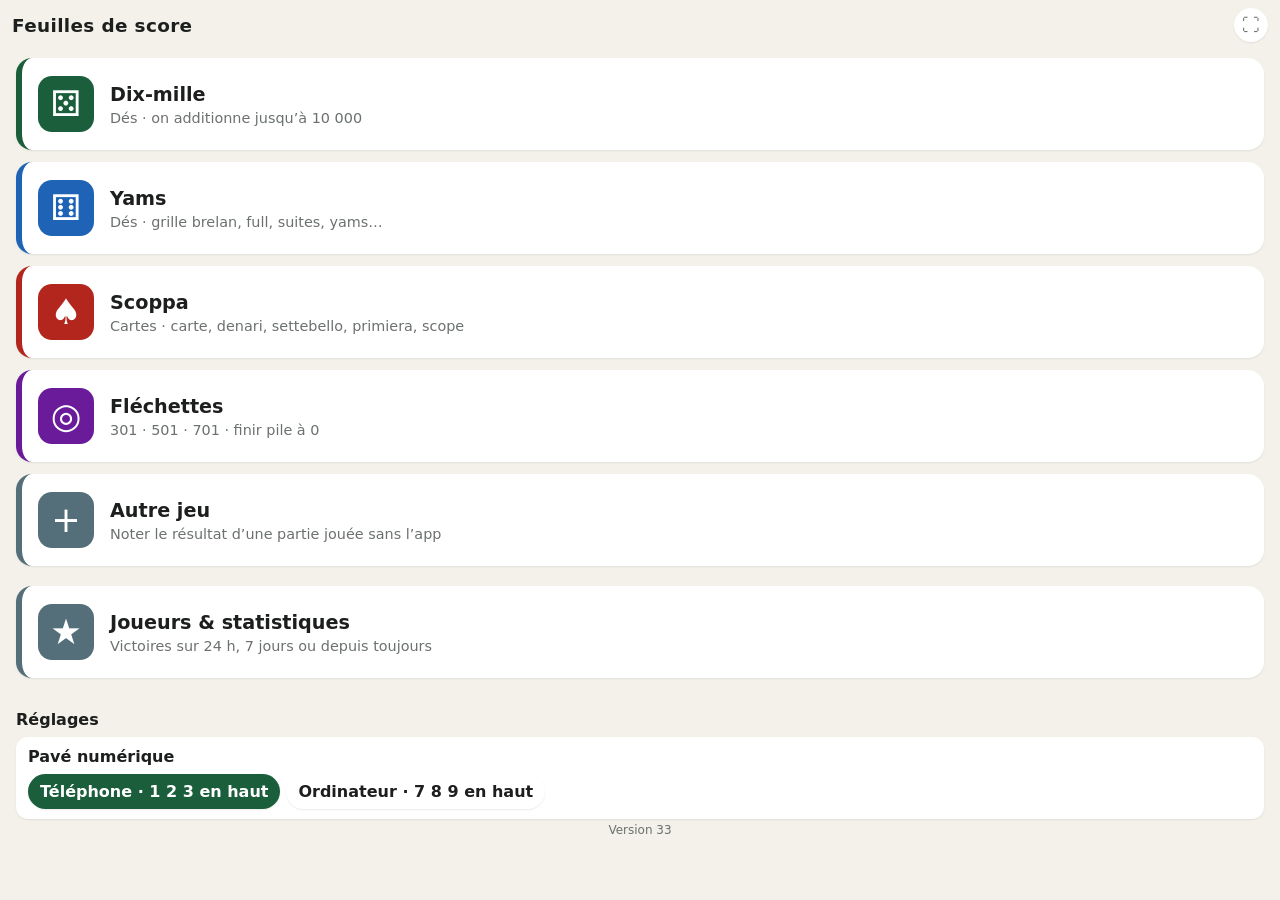
<file: index.html>
<!doctype html>
<html lang="fr">
<head>
  <meta charset="utf-8">
  <meta name="viewport" content="width=device-width, initial-scale=1, maximum-scale=1, user-scalable=no">
  <script>
    // Edge to edge only on iPhone / iPad (needed there against iOS 26's top blur).
    // On Android, Chrome would draw an installed app under its navigation bar
    // and hide the bottom of the page.
    if (/iPhone|iPad|iPod/.test(navigator.userAgent) || (navigator.platform === 'MacIntel' && navigator.maxTouchPoints > 1)) {
      document.querySelector('meta[name=viewport]').content += ', viewport-fit=cover';
    }
  </script>
  <meta name="theme-color" content="#f3f1ea" media="(prefers-color-scheme: light)">
  <meta name="theme-color" content="#121412" media="(prefers-color-scheme: dark)">
  <meta name="apple-mobile-web-app-capable" content="yes">
  <meta name="mobile-web-app-capable" content="yes">
  <meta name="apple-mobile-web-app-status-bar-style" content="default">
  <meta name="apple-mobile-web-app-title" content="Scores">
  <title>Feuilles de score</title>
  <link rel="manifest" href="manifest.webmanifest">
  <link rel="icon" href="icons/icon.svg" type="image/svg+xml">
  <link rel="apple-touch-icon" href="icons/icon-180.png">
  <link rel="stylesheet" href="style.css">
</head>
<body class="home">
  <header class="topbar">
    <h1>Feuilles de score</h1>
    <div class="topbar-actions">
      <button id="fsBtn" class="icon-btn" type="button" title="Plein écran" aria-label="Plein écran">⛶</button>
    </div>
  </header>

  <main class="games">
    <a class="game-card" href="dix-mille.html" style="--gc: #1b5e3b">
      <span class="game-icon">⚄</span>
      <span class="game-text"><strong>Dix-mille</strong><span>Dés · on additionne jusqu’à 10&nbsp;000</span></span>
    </a>
    <a class="game-card" href="yams.html" style="--gc: #1e63b5">
      <span class="game-icon">⚅</span>
      <span class="game-text"><strong>Yams</strong><span>Dés · grille brelan, full, suites, yams…</span></span>
    </a>
    <a class="game-card" href="scoppa.html" style="--gc: #b3261e">
      <span class="game-icon">♠</span>
      <span class="game-text"><strong>Scoppa</strong><span>Cartes · carte, denari, settebello, primiera, scope</span></span>
    </a>
    <a class="game-card" href="flechettes.html" style="--gc: #6a1b9a">
      <span class="game-icon">◎</span>
      <span class="game-text"><strong>Fléchettes</strong><span>301 · 501 · 701 · finir pile à 0</span></span>
    </a>
    <a class="game-card" href="autre.html" style="--gc: #546e7a">
      <span class="game-icon">+</span>
      <span class="game-text"><strong>Autre jeu</strong><span>Noter le résultat d’une partie jouée sans l’app</span></span>
    </a>
    <a class="game-card players-card" href="joueurs.html" style="--gc: #546e7a">
      <span class="game-icon">★</span>
      <span class="game-text"><strong>Joueurs &amp; statistiques</strong><span>Victoires sur 24 h, 7 jours ou depuis toujours</span></span>
    </a>
  </main>
  <section class="settings">
    <h2>Réglages</h2>
    <div class="setting-row">
      <span>Pavé numérique</span>
      <div id="keypadChoice" class="chips"></div>
    </div>
  </section>
  <p id="appVersion" class="app-version"></p>

  <div id="toast" class="toast" role="status" aria-live="polite"></div>

  <script src="common.js"></script>
  <script>
    initChrome();
    document.getElementById('appVersion').textContent = `Version ${APP_VERSION}`;
    function renderKeypadChoice() {
      const box = document.getElementById('keypadChoice');
      box.textContent = '';
      for (const [layout, label] of [['phone', 'Téléphone · 1 2 3 en haut'], ['computer', 'Ordinateur · 7 8 9 en haut']]) {
        const b = document.createElement('button');
        b.type = 'button';
        b.className = 'chip' + (keypadLayout() === layout ? ' on' : '');
        b.textContent = label;
        b.addEventListener('click', () => { setKeypadLayout(layout); renderKeypadChoice(); });
        box.append(b);
      }
    }
    renderKeypadChoice();
  </script>
</body>
</html>
</file>
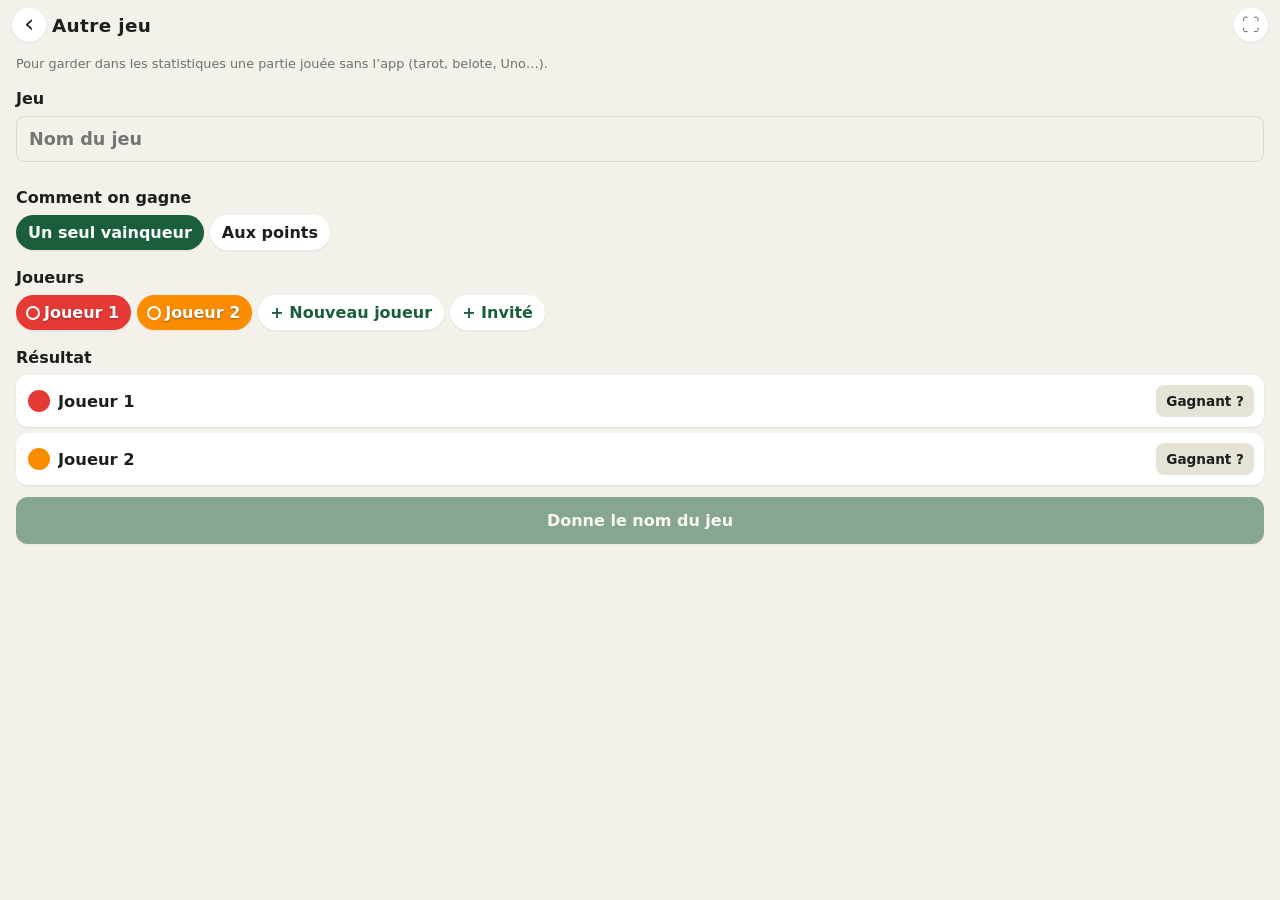
<file: autre.html>
<!doctype html>
<html lang="fr">
<head>
  <meta charset="utf-8">
  <meta name="viewport" content="width=device-width, initial-scale=1, maximum-scale=1, user-scalable=no">
  <script>
    // Edge to edge only on iPhone / iPad (needed there against iOS 26's top blur).
    // On Android, Chrome would draw an installed app under its navigation bar
    // and hide the bottom of the page.
    if (/iPhone|iPad|iPod/.test(navigator.userAgent) || (navigator.platform === 'MacIntel' && navigator.maxTouchPoints > 1)) {
      document.querySelector('meta[name=viewport]').content += ', viewport-fit=cover';
    }
  </script>
  <meta name="theme-color" content="#f3f1ea" media="(prefers-color-scheme: light)">
  <meta name="theme-color" content="#121412" media="(prefers-color-scheme: dark)">
  <meta name="apple-mobile-web-app-capable" content="yes">
  <meta name="mobile-web-app-capable" content="yes">
  <meta name="apple-mobile-web-app-status-bar-style" content="default">
  <meta name="apple-mobile-web-app-title" content="Scores">
  <title>Autre jeu</title>
  <link rel="manifest" href="manifest.webmanifest">
  <link rel="icon" href="icons/icon.svg" type="image/svg+xml">
  <link rel="apple-touch-icon" href="icons/icon-180.png">
  <link rel="stylesheet" href="style.css">
</head>
<body class="home">
  <header class="topbar">
    <div class="title">
      <a class="icon-btn back" href="./" aria-label="Accueil">‹</a>
      <h1>Autre jeu</h1>
    </div>
    <div class="topbar-actions">
      <button id="fsBtn" class="icon-btn" type="button" title="Plein écran" aria-label="Plein écran">⛶</button>
    </div>
  </header>

  <main class="global">
    <p class="stats-note">Pour garder dans les statistiques une partie jouée sans l’app (tarot, belote, Uno…).</p>

    <section class="g-section">
      <h2>Jeu</h2>
      <input id="title" class="name-input title-input" maxlength="30" autocomplete="off" enterkeyhint="done" placeholder="Nom du jeu">
      <div id="titles" class="chips titles"></div>
    </section>

    <section class="g-section">
      <h2>Comment on gagne</h2>
      <div id="mode" class="chips"></div>
      <div id="lowRow" class="chips low-row" hidden></div>
    </section>

    <section class="g-section">
      <h2>Joueurs</h2>
      <div id="who" class="chips"></div>
    </section>

    <section class="g-section">
      <h2>Résultat</h2>
      <div id="result" class="roster-list"></div>
      <button id="saveBtn" class="wide-btn primary save-btn" type="button">Enregistrer</button>
    </section>

    <section id="savedSection" class="g-section" hidden>
      <h2>Parties ajoutées</h2>
      <div id="saved"></div>
    </section>
  </main>

  <div id="toast" class="toast" role="status" aria-live="polite"></div>

  <script src="common.js"></script>
  <script src="roster.js"></script>
  <script src="autre.js"></script>
</body>
</html>
</file>
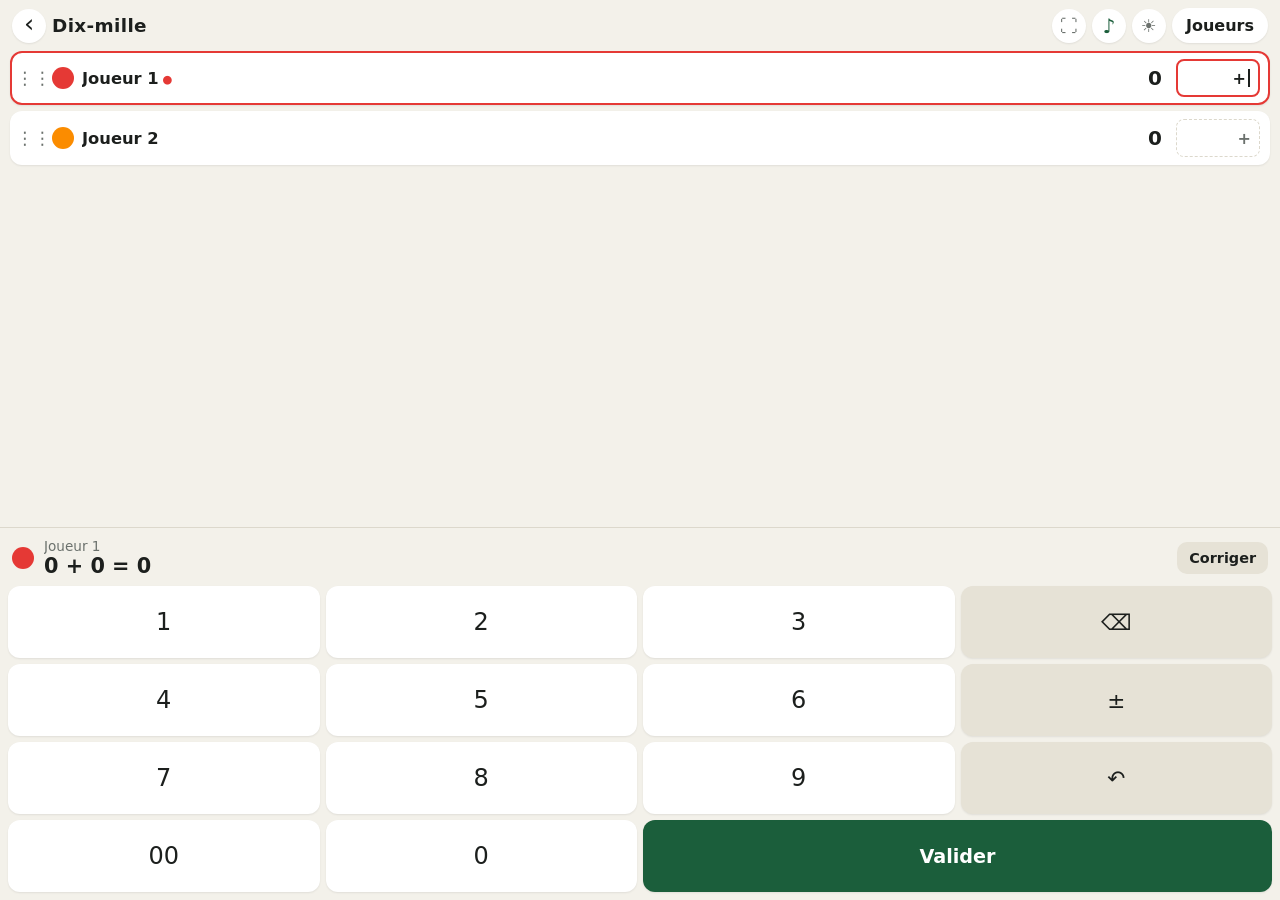
<file: dix-mille.html>
<!doctype html>
<html lang="fr">
<head>
  <meta charset="utf-8">
  <meta name="viewport" content="width=device-width, initial-scale=1, maximum-scale=1, user-scalable=no">
  <script>
    // Edge to edge only on iPhone / iPad (needed there against iOS 26's top blur).
    // On Android, Chrome would draw an installed app under its navigation bar
    // and hide the bottom of the page.
    if (/iPhone|iPad|iPod/.test(navigator.userAgent) || (navigator.platform === 'MacIntel' && navigator.maxTouchPoints > 1)) {
      document.querySelector('meta[name=viewport]').content += ', viewport-fit=cover';
    }
  </script>
  <meta name="theme-color" content="#f3f1ea" media="(prefers-color-scheme: light)">
  <meta name="theme-color" content="#121412" media="(prefers-color-scheme: dark)">
  <meta name="apple-mobile-web-app-capable" content="yes">
  <meta name="mobile-web-app-capable" content="yes">
  <meta name="apple-mobile-web-app-status-bar-style" content="default">
  <meta name="apple-mobile-web-app-title" content="Dix-mille">
  <title>Dix-mille</title>
  <link rel="manifest" href="manifest.webmanifest">
  <link rel="icon" href="icons/icon.svg" type="image/svg+xml">
  <link rel="apple-touch-icon" href="icons/icon-180.png">
  <link rel="stylesheet" href="style.css">
</head>
<body>
  <header class="topbar">
    <div class="title">
      <a class="icon-btn back" href="./" aria-label="Accueil">‹</a>
      <h1>Dix-mille</h1>
    </div>
    <div class="topbar-actions">
      <button id="fsBtn" class="icon-btn" type="button" title="Plein écran" aria-label="Plein écran">⛶</button>
      <button id="soundBtn" class="icon-btn" type="button" aria-label="Son">♪</button>
      <button id="wakeBtn" class="icon-btn" type="button" title="Garder l'écran allumé" aria-label="Garder l'écran allumé">☀</button>
      <button id="editBtn" class="pill-btn" type="button">Joueurs</button>
    </div>
  </header>

  <main id="players" class="players" aria-label="Joueurs"></main>

  <section id="playPanel" class="panel">
    <div class="entry">
      <span id="entryDot" class="dot"></span>
      <div class="entry-text">
        <div id="entryName" class="entry-name"></div>
        <div id="entryCalc" class="entry-calc"></div>
      </div>
      <button id="endStatsBtn" class="mode-btn on" type="button" hidden aria-label="Terminer la partie">🏁 Fin</button>
      <button id="redoBtn" class="mode-btn" type="button" hidden>↷ Rétablir</button>
      <button id="modeBtn" class="mode-btn" type="button">Corriger</button>
    </div>
    <div class="keypad" id="keypad">
      <button data-k="1">1</button>
      <button data-k="2">2</button>
      <button data-k="3">3</button>
      <button data-k="back" class="fn" aria-label="Effacer">⌫</button>
      <button data-k="4">4</button>
      <button data-k="5">5</button>
      <button data-k="6">6</button>
      <button data-k="sign" class="fn" aria-label="Changer le signe">±</button>
      <button data-k="7">7</button>
      <button data-k="8">8</button>
      <button data-k="9">9</button>
      <button data-k="undo" class="fn" aria-label="Annuler">↶</button>
      <button data-k="00">00</button>
      <button data-k="0">0</button>
      <button data-k="ok" class="ok">Valider</button>
    </div>
  </section>

  <section id="editPanel" class="panel edit-panel" hidden>
    <div id="rosterPicker" class="chips roster-picker"></div>
    <button id="statsBtn" class="wide-btn" type="button">📊 Statistiques de la partie</button>
    <button id="newGameBtn" class="wide-btn danger" type="button">Nouvelle partie (scores à 0)</button>
    <button id="doneBtn" class="wide-btn primary" type="button">Jouer</button>
  </section>

  <div id="toast" class="toast" role="status" aria-live="polite"></div>

  <script>window.GAME = { game: 'dix-mille', storageKey: 'dix-mille-state-v1', target: 10000, defaultName: 'Joueur', maxDigits: 6 };</script>
  <script src="common.js"></script>
  <script src="roster.js"></script>
  <script src="stats.js"></script>
  <script src="counter.js"></script>
</body>
</html>
</file>
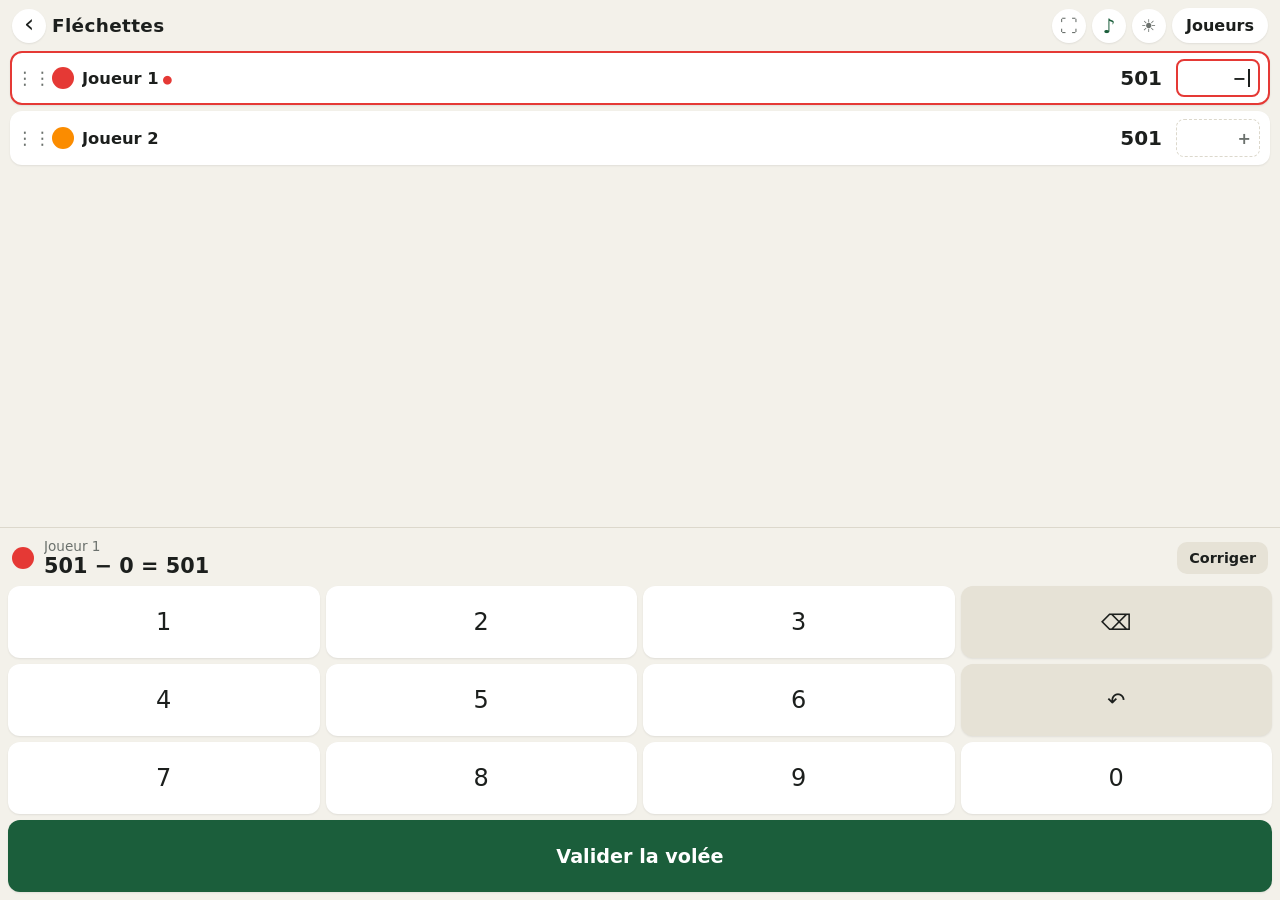
<file: flechettes.html>
<!doctype html>
<html lang="fr">
<head>
  <meta charset="utf-8">
  <meta name="viewport" content="width=device-width, initial-scale=1, maximum-scale=1, user-scalable=no">
  <script>
    // Edge to edge only on iPhone / iPad (needed there against iOS 26's top blur).
    // On Android, Chrome would draw an installed app under its navigation bar
    // and hide the bottom of the page.
    if (/iPhone|iPad|iPod/.test(navigator.userAgent) || (navigator.platform === 'MacIntel' && navigator.maxTouchPoints > 1)) {
      document.querySelector('meta[name=viewport]').content += ', viewport-fit=cover';
    }
  </script>
  <meta name="theme-color" content="#f3f1ea" media="(prefers-color-scheme: light)">
  <meta name="theme-color" content="#121412" media="(prefers-color-scheme: dark)">
  <meta name="apple-mobile-web-app-capable" content="yes">
  <meta name="mobile-web-app-capable" content="yes">
  <meta name="apple-mobile-web-app-status-bar-style" content="default">
  <meta name="apple-mobile-web-app-title" content="Dix-mille">
  <title>Fléchettes</title>
  <link rel="manifest" href="manifest.webmanifest">
  <link rel="icon" href="icons/icon.svg" type="image/svg+xml">
  <link rel="apple-touch-icon" href="icons/icon-180.png">
  <link rel="stylesheet" href="style.css">
</head>
<body>
  <header class="topbar">
    <div class="title">
      <a class="icon-btn back" href="./" aria-label="Accueil">‹</a>
      <h1>Fléchettes</h1>
    </div>
    <div class="topbar-actions">
      <button id="fsBtn" class="icon-btn" type="button" title="Plein écran" aria-label="Plein écran">⛶</button>
      <button id="soundBtn" class="icon-btn" type="button" aria-label="Son">♪</button>
      <button id="wakeBtn" class="icon-btn" type="button" title="Garder l'écran allumé" aria-label="Garder l'écran allumé">☀</button>
      <button id="editBtn" class="pill-btn" type="button">Joueurs</button>
    </div>
  </header>

  <main id="players" class="players" aria-label="Joueurs"></main>

  <section id="playPanel" class="panel">
    <div class="entry">
      <span id="entryDot" class="dot"></span>
      <div class="entry-text">
        <div id="entryName" class="entry-name"></div>
        <div id="entryCalc" class="entry-calc"></div>
      </div>
      <button id="endStatsBtn" class="mode-btn on" type="button" hidden>📊 Stats</button>
      <button id="redoBtn" class="mode-btn" type="button" hidden>↷ Rétablir</button>
      <button id="modeBtn" class="mode-btn" type="button">Corriger</button>
    </div>
    <div class="keypad" id="keypad">
      <button data-k="1">1</button>
      <button data-k="2">2</button>
      <button data-k="3">3</button>
      <button data-k="back" class="fn" aria-label="Effacer">⌫</button>
      <button data-k="4">4</button>
      <button data-k="5">5</button>
      <button data-k="6">6</button>
      <button data-k="undo" class="fn" aria-label="Annuler">↶</button>
      <button data-k="7">7</button>
      <button data-k="8">8</button>
      <button data-k="9">9</button>
      <button data-k="0">0</button>
      <button data-k="ok" class="ok span4">Valider la volée</button>
    </div>
  </section>

  <section id="editPanel" class="panel edit-panel" hidden>
    <div class="target-row">
      <span>Départ à</span>
      <div id="targetChoices" class="chips"></div>
    </div>
    <div id="rosterPicker" class="chips roster-picker"></div>
    <button id="statsBtn" class="wide-btn" type="button">📊 Statistiques de la partie</button>
    <button id="newGameBtn" class="wide-btn danger" type="button">Nouvelle partie</button>
    <button id="doneBtn" class="wide-btn primary" type="button">Jouer</button>
  </section>

  <div id="toast" class="toast" role="status" aria-live="polite"></div>

  <script>window.GAME = { game: 'flechettes', storageKey: 'flechettes-state-v1', target: 501, targetChoices: [301, 501, 701], countdown: true, defaultName: 'Joueur', maxDigits: 3 };</script>
  <script src="common.js"></script>
  <script src="roster.js"></script>
  <script src="stats.js"></script>
  <script src="counter.js"></script>
</body>
</html>
</file>
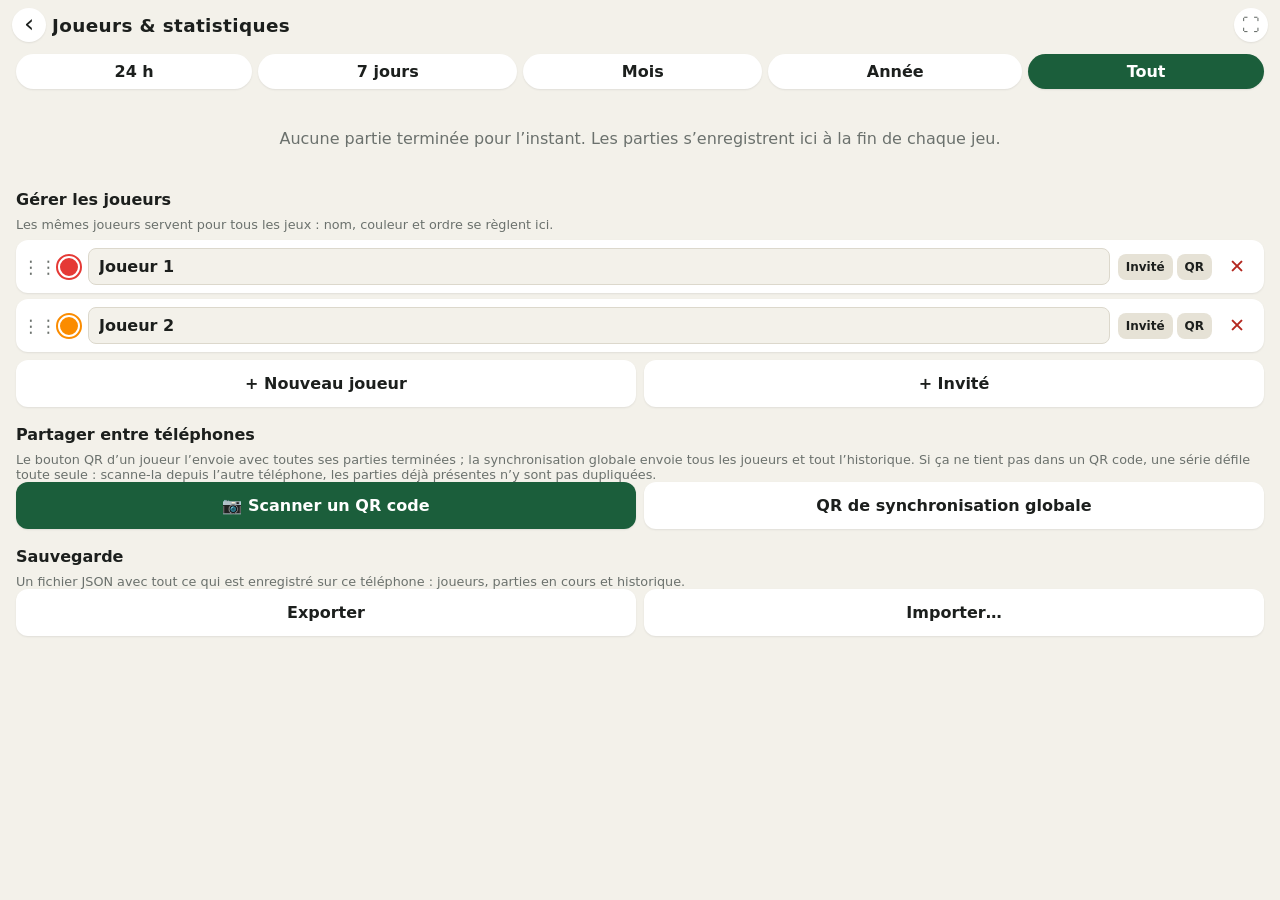
<file: joueurs.html>
<!doctype html>
<html lang="fr">
<head>
  <meta charset="utf-8">
  <meta name="viewport" content="width=device-width, initial-scale=1, maximum-scale=1, user-scalable=no">
  <script>
    // Edge to edge only on iPhone / iPad (needed there against iOS 26's top blur).
    // On Android, Chrome would draw an installed app under its navigation bar
    // and hide the bottom of the page.
    if (/iPhone|iPad|iPod/.test(navigator.userAgent) || (navigator.platform === 'MacIntel' && navigator.maxTouchPoints > 1)) {
      document.querySelector('meta[name=viewport]').content += ', viewport-fit=cover';
    }
  </script>
  <meta name="theme-color" content="#f3f1ea" media="(prefers-color-scheme: light)">
  <meta name="theme-color" content="#121412" media="(prefers-color-scheme: dark)">
  <meta name="apple-mobile-web-app-capable" content="yes">
  <meta name="mobile-web-app-capable" content="yes">
  <meta name="apple-mobile-web-app-status-bar-style" content="default">
  <meta name="apple-mobile-web-app-title" content="Scores">
  <title>Joueurs</title>
  <link rel="manifest" href="manifest.webmanifest">
  <link rel="icon" href="icons/icon.svg" type="image/svg+xml">
  <link rel="apple-touch-icon" href="icons/icon-180.png">
  <link rel="stylesheet" href="style.css">
</head>
<body class="home">
  <header class="topbar">
    <div class="title">
      <a class="icon-btn back" href="./" aria-label="Accueil">‹</a>
      <h1>Joueurs &amp; statistiques</h1>
    </div>
    <div class="topbar-actions">
      <button id="fsBtn" class="icon-btn" type="button" title="Plein écran" aria-label="Plein écran">⛶</button>
    </div>
  </header>

  <main class="global">
    <div id="globalStats"></div>

    <section class="g-section">
      <h2>Gérer les joueurs</h2>
      <p class="stats-note">Les mêmes joueurs servent pour tous les jeux : nom, couleur et ordre se règlent ici.</p>
      <div id="players" class="roster-list"></div>
      <div class="btn-row">
        <button id="newPlayerBtn" class="wide-btn" type="button">+ Nouveau joueur</button>
        <button id="newGuestBtn" class="wide-btn" type="button">+ Invité</button>
      </div>
    </section>

    <section class="g-section">
      <h2>Partager entre téléphones</h2>
      <p class="stats-note">Le bouton QR d’un joueur l’envoie avec toutes ses parties terminées ; la synchronisation globale envoie tous les joueurs et tout l’historique. Si ça ne tient pas dans un QR code, une série défile toute seule : scanne-la depuis l’autre téléphone, les parties déjà présentes n’y sont pas dupliquées.</p>
      <div class="btn-row">
        <button id="scanBtn" class="wide-btn primary" type="button">📷 Scanner un QR code</button>
        <button id="qrAllBtn" class="wide-btn" type="button">QR de synchronisation globale</button>
      </div>
    </section>

    <section class="g-section">
      <h2>Sauvegarde</h2>
      <p class="stats-note">Un fichier JSON avec tout ce qui est enregistré sur ce téléphone : joueurs, parties en cours et historique.</p>
      <div class="btn-row">
        <button id="exportBtn" class="wide-btn" type="button">Exporter</button>
        <button id="importBtn" class="wide-btn" type="button">Importer…</button>
      </div>
      <input id="importFile" type="file" accept="application/json,.json" hidden>
    </section>
  </main>

  <div id="toast" class="toast" role="status" aria-live="polite"></div>

  <script src="common.js"></script>
  <script src="roster.js"></script>
  <script src="stats.js"></script>
  <script src="vendor/qrcode.js"></script>
  <script src="vendor/jsQR.js"></script>
  <script src="camera-scan.js"></script>
  <script src="sync.js"></script>
  <script src="joueurs.js"></script>
</body>
</html>
</file>
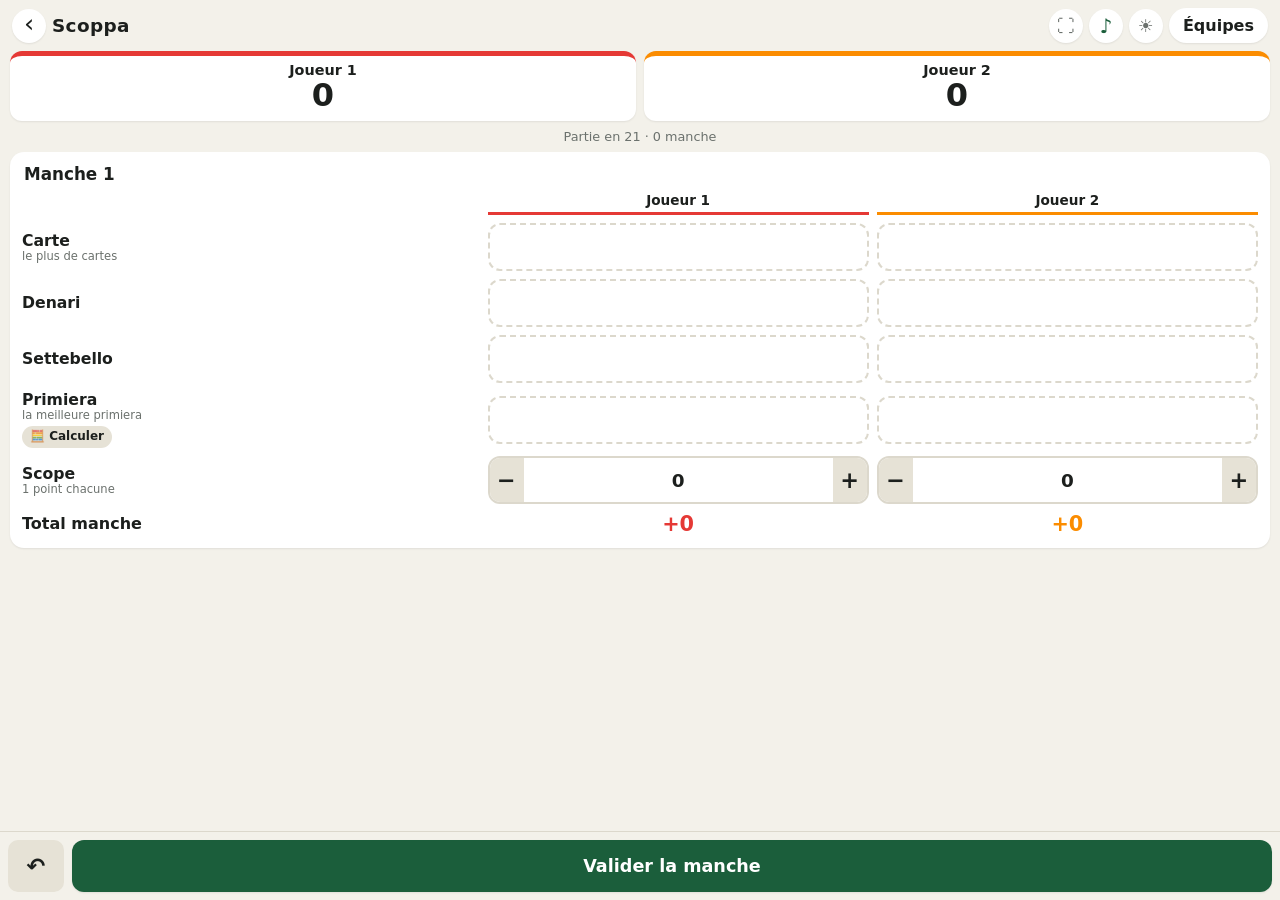
<file: scoppa.html>
<!doctype html>
<html lang="fr">
<head>
  <meta charset="utf-8">
  <meta name="viewport" content="width=device-width, initial-scale=1, maximum-scale=1, user-scalable=no">
  <script>
    // Edge to edge only on iPhone / iPad (needed there against iOS 26's top blur).
    // On Android, Chrome would draw an installed app under its navigation bar
    // and hide the bottom of the page.
    if (/iPhone|iPad|iPod/.test(navigator.userAgent) || (navigator.platform === 'MacIntel' && navigator.maxTouchPoints > 1)) {
      document.querySelector('meta[name=viewport]').content += ', viewport-fit=cover';
    }
  </script>
  <meta name="theme-color" content="#f3f1ea" media="(prefers-color-scheme: light)">
  <meta name="theme-color" content="#121412" media="(prefers-color-scheme: dark)">
  <meta name="apple-mobile-web-app-capable" content="yes">
  <meta name="mobile-web-app-capable" content="yes">
  <meta name="apple-mobile-web-app-status-bar-style" content="default">
  <meta name="apple-mobile-web-app-title" content="Dix-mille">
  <title>Scoppa</title>
  <link rel="manifest" href="manifest.webmanifest">
  <link rel="icon" href="icons/icon.svg" type="image/svg+xml">
  <link rel="apple-touch-icon" href="icons/icon-180.png">
  <link rel="stylesheet" href="style.css">
</head>
<body>
  <header class="topbar">
    <div class="title">
      <a class="icon-btn back" href="./" aria-label="Accueil">‹</a>
      <h1>Scoppa</h1>
    </div>
    <div class="topbar-actions">
      <button id="fsBtn" class="icon-btn" type="button" title="Plein écran" aria-label="Plein écran">⛶</button>
      <button id="soundBtn" class="icon-btn" type="button" aria-label="Son">♪</button>
      <button id="wakeBtn" class="icon-btn" type="button" title="Garder l'écran allumé" aria-label="Garder l'écran allumé">☀</button>
      <button id="editBtn" class="pill-btn" type="button">Équipes</button>
    </div>
  </header>

  <div id="board" class="board"></div>
  <main id="sheet" class="sheet-wrap" aria-label="Manche en cours"></main>
  <main id="players" class="players" aria-label="Équipes" hidden></main>

  <section id="playPanel" class="panel round-actions">
    <button id="undoBtn" class="mode-btn" type="button" aria-label="Annuler">↶</button>
    <button id="redoBtn" class="mode-btn" type="button" aria-label="Rétablir" hidden>↷</button>
    <button id="validateBtn" class="wide-btn primary" type="button">Valider la manche</button>
  </section>

  <section id="editPanel" class="panel edit-panel" hidden>
    <div class="target-row">
      <span>Partie en</span>
      <div id="targetChoices" class="chips"></div>
      <span>points</span>
    </div>
    <button id="statsBtn" class="wide-btn" type="button">📊 Statistiques de la partie</button>
    <button id="newGameBtn" class="wide-btn danger" type="button">Nouvelle partie (effacer les manches)</button>
    <button id="doneBtn" class="wide-btn primary" type="button">Jouer</button>
  </section>

  <div id="toast" class="toast" role="status" aria-live="polite"></div>

  <script src="common.js"></script>
  <script src="roster.js"></script>
  <script src="stats.js"></script>
  <script src="scoppa.js"></script>
</body>
</html>
</file>
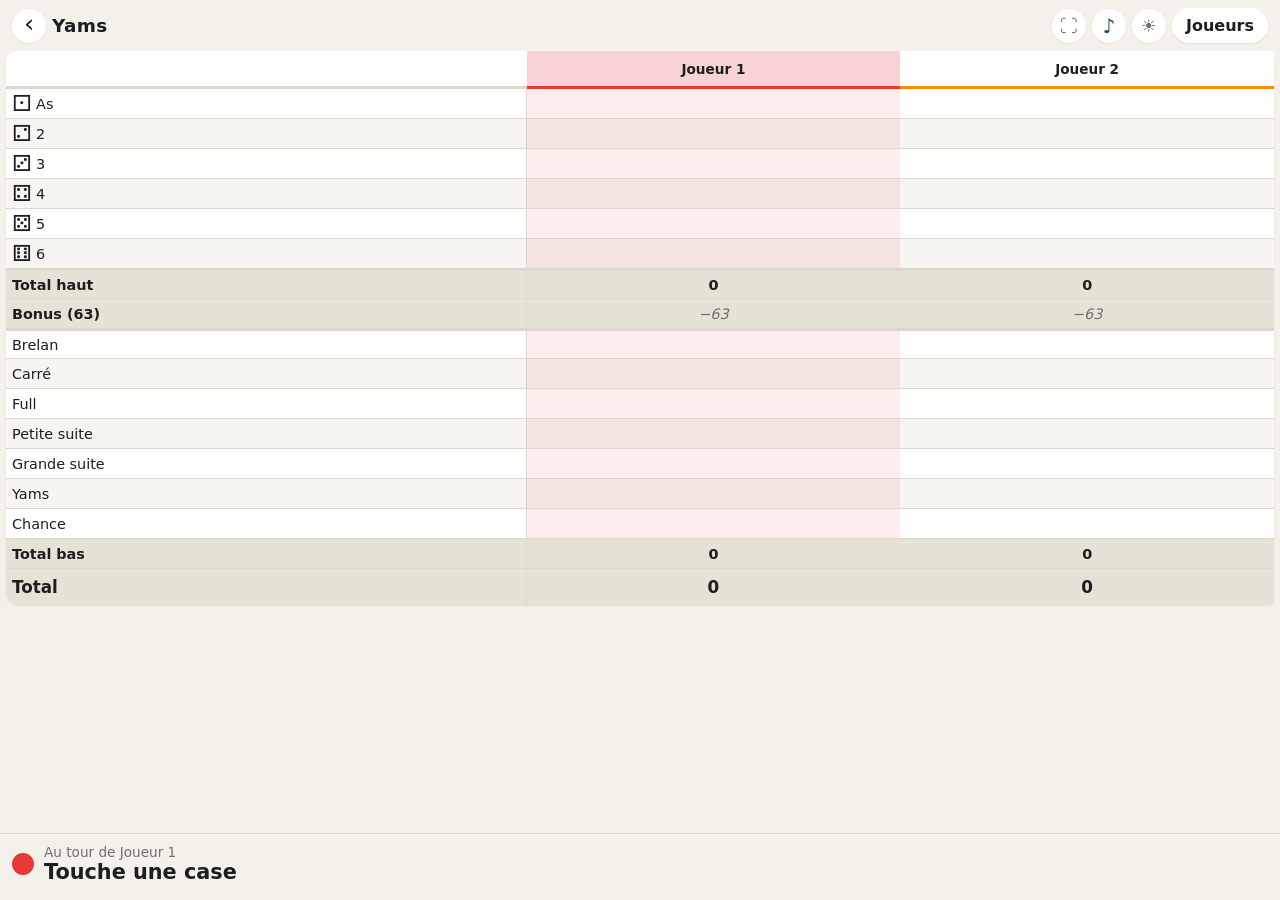
<file: yams.html>
<!doctype html>
<html lang="fr">
<head>
  <meta charset="utf-8">
  <meta name="viewport" content="width=device-width, initial-scale=1, maximum-scale=1, user-scalable=no">
  <script>
    // Edge to edge only on iPhone / iPad (needed there against iOS 26's top blur).
    // On Android, Chrome would draw an installed app under its navigation bar
    // and hide the bottom of the page.
    if (/iPhone|iPad|iPod/.test(navigator.userAgent) || (navigator.platform === 'MacIntel' && navigator.maxTouchPoints > 1)) {
      document.querySelector('meta[name=viewport]').content += ', viewport-fit=cover';
    }
  </script>
  <meta name="theme-color" content="#f3f1ea" media="(prefers-color-scheme: light)">
  <meta name="theme-color" content="#121412" media="(prefers-color-scheme: dark)">
  <meta name="apple-mobile-web-app-capable" content="yes">
  <meta name="mobile-web-app-capable" content="yes">
  <meta name="apple-mobile-web-app-status-bar-style" content="default">
  <meta name="apple-mobile-web-app-title" content="Dix-mille">
  <title>Yams</title>
  <link rel="manifest" href="manifest.webmanifest">
  <link rel="icon" href="icons/icon.svg" type="image/svg+xml">
  <link rel="apple-touch-icon" href="icons/icon-180.png">
  <link rel="stylesheet" href="style.css">
</head>
<body>
  <header class="topbar">
    <div class="title">
      <a class="icon-btn back" href="./" aria-label="Accueil">‹</a>
      <h1>Yams</h1>
    </div>
    <div class="topbar-actions">
      <button id="fsBtn" class="icon-btn" type="button" title="Plein écran" aria-label="Plein écran">⛶</button>
      <button id="soundBtn" class="icon-btn" type="button" aria-label="Son">♪</button>
      <button id="wakeBtn" class="icon-btn" type="button" title="Garder l'écran allumé" aria-label="Garder l'écran allumé">☀</button>
      <button id="editBtn" class="pill-btn" type="button">Joueurs</button>
    </div>
  </header>

  <main id="grid" class="grid-wrap" aria-label="Feuille de score"></main>
  <main id="players" class="players" aria-label="Joueurs" hidden></main>

  <section id="playPanel" class="panel">
    <div class="entry">
      <span id="entryDot" class="dot"></span>
      <div class="entry-text">
        <div id="entryName" class="entry-name"></div>
        <div id="entryCalc" class="entry-calc"></div>
      </div>
      <button id="endStatsBtn" class="mode-btn on" type="button" hidden>📊 Stats</button>
      <button id="undoBtn" class="mode-btn" type="button" aria-label="Annuler" hidden>↶</button>
      <button id="redoBtn" class="mode-btn" type="button" aria-label="Rétablir" hidden>↷</button>
    </div>
    <div id="quickActions" class="chips quick-actions"></div>
    <div id="quick" class="quick-values"></div>
  </section>

  <section id="editPanel" class="panel edit-panel" hidden>
    <div id="rosterPicker" class="chips roster-picker"></div>
    <button id="statsBtn" class="wide-btn" type="button">📊 Statistiques de la partie</button>
    <button id="newGameBtn" class="wide-btn danger" type="button">Nouvelle partie (feuilles vides)</button>
    <button id="doneBtn" class="wide-btn primary" type="button">Jouer</button>
  </section>

  <div id="toast" class="toast" role="status" aria-live="polite"></div>

  <script src="common.js"></script>
  <script src="roster.js"></script>
  <script src="stats.js"></script>
  <script src="yams.js"></script>
</body>
</html>
</file>
<file: style.css>
:root {
  --bg: #f3f1ea;
  --surface: #ffffff;
  --text: #1c1f1d;
  --muted: #6b716d;
  --line: #dcd8cc;
  --accent: #1b5e3b;
  --accent-text: #ffffff;
  --key: #ffffff;
  --key-fn: #e6e2d6;
  --key-press: #d3cfc2;
  --danger: #b3261e;
  --win: #b8860b;
  --shadow: 0 1px 2px rgba(0, 0, 0, .08);
  --zebra: #f6f5f1;
}

@media (prefers-color-scheme: dark) {
  :root {
    --bg: #121412;
    --surface: #1d211e;
    --text: #eef0ec;
    --muted: #9aa29c;
    --line: #2f3530;
    --accent: #3fa36b;
    --accent-text: #08130c;
    --key: #262b27;
    --key-fn: #333a34;
    --key-press: #434b44;
    --danger: #f2766d;
    --win: #e8b931;
    --shadow: none;
    --zebra: #272c28;
  }
}

* { box-sizing: border-box; }

html, body {
  margin: 0;
  height: 100%;
  overflow: hidden;
  overscroll-behavior: none;
}

body {
  display: flex;
  flex-direction: column;
  /* Measured visible height (common.js), 100dvh until it is known. */
  height: var(--app-height, 100dvh);
  background: var(--bg);
  color: var(--text);
  font-family: system-ui, -apple-system, "Segoe UI", Roboto, sans-serif;
  -webkit-tap-highlight-color: transparent;
  touch-action: manipulation;
  user-select: none;
  -webkit-user-select: none;
  padding: 0 env(safe-area-inset-right) 0 env(safe-area-inset-left);
}

button {
  font: inherit;
  color: inherit;
  border: 0;
  background: none;
  cursor: pointer;
  touch-action: manipulation;
}

[hidden] { display: none !important; }

/* ---- Top bar ---- */
.topbar {
  display: flex;
  align-items: center;
  justify-content: space-between;
  padding: calc(8px + env(safe-area-inset-top)) 12px 8px;
  flex: none;
  /* Opaque, full-width and pinned to the top: iOS 26 then takes this color
     for the status bar area instead of blurring the content beneath it. */
  position: sticky; top: 0; z-index: 5;
  background: var(--bg);
}
.topbar h1 { font-size: 1.15rem; margin: 0; letter-spacing: .02em; }
.title { display: flex; align-items: center; gap: 6px; min-width: 0; }
.title h1 { white-space: nowrap; overflow: hidden; text-overflow: ellipsis; }
a.icon-btn {
  display: grid; place-items: center;
  text-decoration: none; color: var(--text);
  font-size: 1.6rem; line-height: 1; padding-bottom: 3px;
}
.topbar-actions { display: flex; gap: 6px; align-items: center; flex: none; }
.icon-btn {
  width: 34px; height: 34px; border-radius: 50%;
  font-size: 1.1rem; color: var(--muted); flex: none;
  background: var(--surface); box-shadow: var(--shadow);
}
.icon-btn.on { color: var(--win); }
#fsBtn.on { color: var(--accent); }
#soundBtn { font-size: 1.25rem; color: var(--accent); }
#soundBtn.off { color: var(--muted); text-decoration: line-through; opacity: .6; }
.pill-btn {
  padding: 8px 14px; border-radius: 999px;
  background: var(--surface); box-shadow: var(--shadow);
  font-weight: 600;
}
.editing .pill-btn { background: var(--accent); color: var(--accent-text); }

/* ---- Players ---- */
.players {
  flex: 1 1 auto;
  min-height: 0;
  overflow-y: auto;
  padding: 0 10px 8px;
  display: flex;
  flex-direction: column;
  gap: 6px;
}

.player {
  display: flex;
  align-items: center;
  gap: 8px;
  background: var(--surface);
  border-radius: 12px;
  padding: 6px 8px 6px 4px;
  box-shadow: var(--shadow);
  border: 2px solid transparent;
  min-height: 52px;
  flex: none;
  position: relative;
}
.player.selected { border-color: var(--pc); }
.player.turn .name::after {
  content: " ●";
  color: var(--pc);
  font-size: .7em;
  vertical-align: middle;
}
.player.dragging {
  opacity: .9;
  box-shadow: 0 6px 18px rgba(0, 0, 0, .25);
  z-index: 2;
}

.handle {
  width: 28px; align-self: stretch;
  display: grid; place-items: center;
  color: var(--muted); font-size: 1.1rem;
  touch-action: none; cursor: grab;
}

.dot {
  width: 22px; height: 22px; border-radius: 50%;
  background: var(--pc, var(--muted));
  flex: none;
}
button.dot { border: 2px solid var(--surface); outline: 2px solid var(--pc); }

.name {
  flex: 1 1 auto; min-width: 0;
  font-weight: 600; font-size: 1.02rem;
  white-space: nowrap; overflow: hidden; text-overflow: ellipsis;
}
.name-input {
  flex: 1 1 auto; min-width: 0;
  font: inherit; font-weight: 600; font-size: 16px;
  padding: 8px 10px; border-radius: 8px;
  border: 1px solid var(--line); background: var(--bg); color: var(--text);
  user-select: text; -webkit-user-select: text;
}

.score {
  text-align: right;
  font-variant-numeric: tabular-nums;
  padding: 4px 6px;
  border-radius: 8px;
  min-width: 76px;
}
.score .total { font-size: 1.25rem; font-weight: 700; display: block; line-height: 1.1; }
.score .last { font-size: .75rem; color: var(--muted); display: block; }
.score.win .total { color: var(--win); }
.player.setting .score { background: var(--key-fn); }

.add-box {
  width: 84px; height: 38px;
  border-radius: 8px;
  border: 1px dashed var(--line);
  display: flex; align-items: center; justify-content: flex-end;
  padding: 0 8px;
  font-variant-numeric: tabular-nums;
  font-weight: 600;
  color: var(--muted);
  flex: none;
}
.player.selected .add-box {
  border: 2px solid var(--pc);
  color: var(--text);
}
.player.selected .add-box.caret::after {
  content: "";
  width: 2px; height: 1.1em; margin-left: 2px;
  background: var(--text);
  animation: blink 1s steps(1) infinite;
}
@keyframes blink { 50% { opacity: 0; } }

.del-btn {
  width: 34px; height: 34px; border-radius: 50%;
  color: var(--danger); font-size: 1.2rem;
  flex: none;
}

.palette {
  display: flex; flex-wrap: wrap; gap: 10px;
  padding: 4px 8px 10px 36px;
  flex: none;
}
.palette button {
  width: 32px; height: 32px; border-radius: 50%;
  border: 3px solid var(--surface);
  outline: 2px solid transparent;
}
.palette button.current { outline-color: var(--text); }

.empty {
  color: var(--muted); text-align: center; padding: 24px 12px;
}

/* ---- Bottom panels ---- */
.panel {
  flex: none;
  background: var(--bg);
  border-top: 1px solid var(--line);
  padding: 8px 8px calc(8px + env(safe-area-inset-bottom));
}

.entry {
  display: flex; align-items: center; gap: 10px;
  padding: 2px 4px 8px;
  min-height: 48px;
}
.entry-text { flex: 1; min-width: 0; }
.entry-name { font-size: .85rem; color: var(--muted); white-space: nowrap; overflow: hidden; text-overflow: ellipsis; }
.entry-calc {
  font-size: 1.3rem; font-weight: 700;
  font-variant-numeric: tabular-nums;
  white-space: nowrap; overflow: hidden; text-overflow: ellipsis;
}
.mode-btn {
  padding: 8px 12px; border-radius: 10px;
  background: var(--key-fn); font-weight: 600; font-size: .9rem;
}
.mode-btn.on { background: var(--accent); color: var(--accent-text); }

.keypad {
  display: grid;
  grid-template-columns: repeat(4, 1fr);
  grid-auto-rows: clamp(46px, calc(var(--app-height, 100dvh) * 0.085), 72px);
  gap: 6px;
}
.keypad button {
  background: var(--key);
  border-radius: 12px;
  font-size: 1.5rem;
  font-weight: 500;
  box-shadow: var(--shadow);
}
.keypad button.fn { background: var(--key-fn); font-size: 1.35rem; }
.keypad button.ok {
  grid-column: span 2;
  background: var(--accent); color: var(--accent-text);
  font-weight: 700; font-size: 1.2rem;
}
.keypad button:active, .keypad button.pressed { background: var(--key-press); }
.keypad button.ok:active { filter: brightness(.9); }

.keypad button.span2 { grid-column: span 2; }
.keypad button.ok.span4 { grid-column: span 4; }
.keypad.compact { grid-auto-rows: clamp(40px, calc(var(--app-height, 100dvh) * 0.066), 60px); }

/* ---- Chips (quick values, target choice) ---- */
.chips { display: flex; flex-wrap: wrap; gap: 6px; }
.chip {
  padding: 8px 12px; border-radius: 999px;
  background: var(--surface); box-shadow: var(--shadow);
  font-weight: 600; font-variant-numeric: tabular-nums;
  min-width: 44px;
}
.chip.on { background: var(--accent); color: var(--accent-text); }
.chip.cross { color: var(--danger); }
.chip.clear { color: var(--muted); }
.quick-actions { padding: 0 2px 8px; }
.quick-actions:empty, .quick-values:empty { display: none; }
.quick-values {
  display: grid;
  grid-template-columns: repeat(auto-fill, minmax(46px, 1fr));
  gap: 6px;
  padding: 0 2px 4px;
}
.quick-values .chip { min-width: 0; padding: 10px 0; font-size: 1.05rem; }
.keypad.yams-pad {
  grid-template-columns: repeat(3, 1fr);
  grid-auto-rows: clamp(42px, calc(var(--app-height, 100dvh) * 0.064), 56px);
}
.keypad.yams-pad button.ok { grid-column: auto; font-size: 1.5rem; }
.combo-pad { display: flex; flex-direction: column; gap: 6px; padding: 0 2px 4px; }
.combo-row {
  display: grid;
  grid-template-columns: 62px repeat(6, 1fr);
  gap: 5px; align-items: center;
}
.combo-label { font-size: .75rem; font-weight: 600; color: var(--muted); line-height: 1.1; }
.combo-die {
  height: 46px; border-radius: 10px;
  background: var(--surface); box-shadow: var(--shadow);
  font-size: 2rem; line-height: 1;
  border: 2px solid transparent;
}
.combo-die.on { background: var(--accent); color: var(--accent-text); }
.combo-ok { margin-top: 2px; padding: 12px; }
.combo-ok:disabled { opacity: .45; }
.quick-values.wide { grid-template-columns: repeat(auto-fit, minmax(48px, 1fr)); }
.quick-values .chip.two-line {
  display: flex; flex-direction: column; align-items: center; gap: 2px;
  padding: 8px 0; border-radius: 14px;
}
.chip-die { font-size: 2rem; line-height: 1; }
.chip-main { font-size: 1.05rem; }
.chip-sub { font-size: .8rem; font-weight: 500; opacity: .75; }
.entry .mode-btn[aria-label] { font-size: 1.3rem; padding: 6px 12px; }
.target-row {
  display: flex; align-items: center; gap: 8px; flex-wrap: wrap;
  padding: 4px 4px 6px; font-weight: 600;
}

.edit-panel { display: flex; flex-direction: column; gap: 8px; }
.wide-btn {
  padding: 14px; border-radius: 12px;
  background: var(--surface); box-shadow: var(--shadow);
  font-weight: 600;
}
.wide-btn.primary { background: var(--accent); color: var(--accent-text); }
.wide-btn.danger { color: var(--danger); }

.toast {
  position: fixed; left: 50%; top: calc(56px + env(safe-area-inset-top));
  z-index: 10;
  transform: translateX(-50%);
  background: var(--text); color: var(--bg);
  padding: 8px 14px; border-radius: 999px;
  font-size: .9rem; opacity: 0; pointer-events: none;
  transition: opacity .2s;
  white-space: nowrap;
}
.toast.show { opacity: .92; }

/* ---- Yams sheet ---- */
.grid-wrap {
  flex: 1 1 auto;
  min-height: 0;
  overflow: auto;
  padding: 0 6px 8px;
}
.sheet {
  border-collapse: separate;
  border-spacing: 0;
  min-width: 100%;
  font-variant-numeric: tabular-nums;
  background: var(--surface);
  border-radius: 12px;
  box-shadow: var(--shadow);
}
.sheet th, .sheet td {
  border-bottom: 1px solid var(--line);
  padding: 0 6px;
  height: 30px;
  text-align: center;
}
.sheet tbody th {
  position: sticky; left: 0; z-index: 1;
  background: var(--surface);
  text-align: left; font-weight: 500; font-size: .9rem;
  white-space: nowrap;
  border-right: 1px solid var(--line);
}
.sheet thead th {
  position: sticky; top: 0; z-index: 2;
  background: var(--surface);
  height: 38px;
  font-size: .85rem;
  border-bottom: 3px solid var(--line);
}
.sheet thead th:first-child { left: 0; z-index: 3; border-radius: 12px 0 0 0; }
.sheet thead th.pcol {
  border-bottom-color: var(--pc);
  min-width: 58px; max-width: 90px;
  overflow: hidden; text-overflow: ellipsis; white-space: nowrap;
}
.sheet thead th.pcol { cursor: pointer; }
.sheet thead th.pcol.turn { background: color-mix(in srgb, var(--pc) 22%, var(--surface)); }
.sheet td.turn { background: color-mix(in srgb, var(--pc) 9%, var(--surface)); }
.sheet .die { font-size: 1.4rem; line-height: 1; vertical-align: -2px; }
.keypad button.cross { color: var(--danger); }
.sheet tr.alt th, .sheet tr.alt td { background: var(--zebra); }
.sheet tr.alt td.turn { background: color-mix(in srgb, var(--pc) 9%, var(--zebra)); }
.sheet td.box { font-weight: 600; font-size: 1.05rem; cursor: pointer; }
.sheet td.crossed { color: var(--danger); }
.sheet td.selected {
  outline: 3px solid var(--pc);
  outline-offset: -3px;
  border-radius: 6px;
}
.sheet tr.calc th, .sheet tr.calc td {
  background: var(--key-fn);
  font-weight: 700;
  font-size: .9rem;
}
.sheet tr.calc td.hint { color: var(--muted); font-weight: 500; font-style: italic; }
.sheet tr.sep th, .sheet tr.sep td { border-top: 2px solid var(--line); }
.sheet tr.grand th, .sheet tr.grand td { font-size: 1.05rem; height: 36px; border-bottom: 0; }
.sheet tr.grand th { border-radius: 0 0 0 12px; }

/* ---- Home ---- */
body.home { overflow-y: auto; }
.games {
  display: flex; flex-direction: column; gap: 12px;
  padding: 8px 16px calc(16px + env(safe-area-inset-bottom));
}
.game-card {
  display: flex; align-items: center; gap: 16px;
  padding: 18px 16px;
  border-radius: 16px;
  background: var(--surface); box-shadow: var(--shadow);
  color: var(--text); text-decoration: none;
  border-left: 6px solid var(--gc);
}
.game-card:active { background: var(--key-press); }
.game-icon {
  width: 56px; height: 56px; flex: none;
  display: grid; place-items: center;
  border-radius: 14px;
  background: var(--gc); color: #fff;
  font-size: 2.2rem; line-height: 1;
}
.game-text { display: flex; flex-direction: column; gap: 4px; min-width: 0; }
.game-text strong { font-size: 1.2rem; }
.game-text span { color: var(--muted); font-size: .9rem; }

/* ---- Scoppa ---- */
.board {
  display: flex; flex-wrap: wrap; gap: 8px;
  padding: 0 10px 8px;
  flex: none;
}
.team {
  flex: 1 1 0; min-width: 90px;
  background: var(--surface); box-shadow: var(--shadow);
  border-radius: 12px;
  border-top: 5px solid var(--pc);
  padding: 6px 10px 8px;
  text-align: center;
}
.team-name { font-weight: 600; font-size: .9rem; white-space: nowrap; overflow: hidden; text-overflow: ellipsis; }
.team-score { font-size: 2rem; font-weight: 800; line-height: 1.1; font-variant-numeric: tabular-nums; }
.team.won .team-score { color: var(--win); }
.board-info { flex-basis: 100%; text-align: center; color: var(--muted); font-size: .8rem; }
.board-info.won { color: var(--win); font-weight: 700; font-size: .95rem; }

.sheet-wrap {
  flex: 1 1 auto; min-height: 0;
  overflow-y: auto;
  padding: 0 10px 10px;
}
.manche {
  background: var(--surface); box-shadow: var(--shadow);
  border-radius: 14px;
  padding: 10px;
  border: 2px solid transparent;
}
.manche.editing-manche { border-color: var(--win); }
.manche-head { display: flex; align-items: baseline; justify-content: space-between; gap: 8px; padding: 0 2px 8px; }
.manche-head h2 { font-size: 1.05rem; margin: 0; }
.link-btn { color: var(--danger); font-size: .85rem; font-weight: 600; padding: 4px; }

.manche-grid { display: grid; gap: 8px; align-items: center; }
.col-head {
  text-align: center; font-weight: 700; font-size: .85rem;
  border-bottom: 3px solid var(--pc);
  padding-bottom: 4px;
  white-space: nowrap; overflow: hidden; text-overflow: ellipsis;
}
.pt-label { display: flex; flex-direction: column; line-height: 1.15; }
.pt-label strong { font-size: .98rem; }
.pt-label span { font-size: .72rem; color: var(--muted); }
.pt-btn {
  height: 48px; border-radius: 12px;
  border: 2px dashed var(--line);
  font-weight: 800; font-size: 1.15rem;
  color: #fff;
}
.pt-btn.on {
  border: 2px solid var(--pc);
  background: var(--pc);
  text-shadow: 0 1px 2px rgba(0, 0, 0, .35);
}
.stepper {
  display: flex; align-items: center; justify-content: space-between;
  height: 48px; border-radius: 12px;
  border: 2px solid var(--line);
  overflow: hidden;
}
.stepper.on { border-color: var(--pc); }
.stepper button { width: 34px; height: 100%; font-size: 1.4rem; font-weight: 600; background: var(--key-fn); flex: none; }
.stepper button:active { background: var(--key-press); }
.stepper .count { flex: 1; text-align: center; font-weight: 800; font-size: 1.15rem; font-variant-numeric: tabular-nums; }
.total-label { font-weight: 700; }
.manche-total {
  text-align: center; font-weight: 800; font-size: 1.3rem;
  color: var(--pc);
  font-variant-numeric: tabular-nums;
}

/* 3 to 6 teams: labels on their own line, narrow team columns. */
.manche-grid.many { gap: 6px 5px; }
.manche-grid.many .pt-label {
  grid-column: 1 / -1;
  flex-direction: row; align-items: baseline; gap: 8px;
  margin-top: 4px;
}
.manche-grid.many .col-head { font-size: .72rem; padding-bottom: 3px; }
.manche-grid.many .pt-btn {
  height: 42px; font-size: 1rem;
  background: color-mix(in srgb, var(--pc) 10%, transparent);
}
.manche-grid.many .pt-btn.on { background: var(--pc); }
.manche-grid.many .stepper { flex-direction: column; height: auto; }
.manche-grid.many .stepper button { width: 100%; height: 34px; }
.manche-grid.many .stepper .count { padding: 2px 0; }
.manche-grid.many .total-label { margin-top: 2px; }
.manche-grid.many .manche-total { font-size: 1.1rem; }

.board.compact { gap: 6px; }
.board.compact .team { flex-basis: calc(33.333% - 4px); padding: 4px 6px 5px; border-top-width: 4px; }
.board.compact .team-name { font-size: .78rem; }
.board.compact .team-score { font-size: 1.4rem; }

.past { margin-top: 14px; }
.past h3 { font-size: .85rem; color: var(--muted); margin: 0 4px 6px; font-weight: 600; }
.past-row {
  display: flex; align-items: center; gap: 10px;
  background: var(--surface); box-shadow: var(--shadow);
  border-radius: 10px;
  padding: 4px 4px 4px 12px;
  margin-bottom: 6px;
}
.past-row.current { outline: 2px solid var(--win); }
.past-num { font-weight: 700; color: var(--muted); min-width: 52px; font-size: .9rem; }
.past-scores { flex: 1; display: flex; gap: 10px 14px; flex-wrap: wrap; }
.past-score {
  font-weight: 800; font-variant-numeric: tabular-nums;
  border-bottom: 3px solid var(--pc);
  min-width: 22px; text-align: center;
}
.past-btn { width: 38px; height: 38px; border-radius: 50%; color: var(--muted); font-size: 1.05rem; flex: none; }
.past-btn.del { color: var(--danger); }

.round-actions { display: flex; gap: 8px; align-items: stretch; }
.round-actions .mode-btn { width: 56px; font-size: 1.4rem; padding: 0; }
.round-actions .wide-btn { flex: 1; font-size: 1.1rem; padding: 16px; }

/* ---- End-of-game statistics ---- */
.stats-overlay {
  position: fixed; inset: 0; z-index: 20;
  background: rgba(0, 0, 0, .45);
  display: flex; align-items: flex-end; justify-content: center;
}
.stats-sheet {
  width: 100%; max-width: 640px;
  max-height: calc(var(--app-height, 100dvh) - 24px - env(safe-area-inset-top));
  overflow-y: auto;
  background: var(--bg);
  border-radius: 18px 18px 0 0;
  padding: 12px 16px calc(16px + env(safe-area-inset-bottom));
  user-select: text; -webkit-user-select: text;
}
.stats-head { display: flex; align-items: center; justify-content: space-between; gap: 8px; }
.stats-head h2 { margin: 0; font-size: 1.25rem; }
.stats-headline { font-size: 1.05rem; font-weight: 600; margin: 6px 0 4px; }
.stats-sheet h3 { font-size: .85rem; color: var(--muted); font-weight: 600; margin: 16px 0 6px; }
.stats-note { color: var(--muted); font-size: .8rem; margin: 6px 0 0; }
.stats-actions { display: flex; flex-direction: column; gap: 8px; margin-top: 18px; }

.legend { display: flex; flex-wrap: wrap; gap: 6px 14px; margin-bottom: 6px; font-size: .85rem; }
.legend-item { display: inline-flex; align-items: center; gap: 6px; }
.legend .key, .chart-tip .key { width: 14px; height: 3px; border-radius: 2px; flex: none; }

.chart {
  position: relative;
  background: var(--surface); box-shadow: var(--shadow);
  border-radius: 12px;
  padding: 6px 4px 2px;
}
.chart svg { display: block; width: 100%; height: auto; touch-action: none; overflow: visible; }
.chart .grid { stroke: var(--line); stroke-width: 1; }
.chart .tick { fill: var(--muted); font-size: 10.5px; font-variant-numeric: tabular-nums; }
.chart .target { stroke: var(--muted); stroke-width: 1; }
.chart .target-label { font-weight: 600; paint-order: stroke; stroke: var(--surface); stroke-width: 4px; stroke-linejoin: round; }
.chart .line { fill: none; stroke-width: 2; stroke-linejoin: round; stroke-linecap: round; }
.chart .dot { stroke: var(--surface); stroke-width: 2; }
.chart .rule { stroke: var(--muted); stroke-width: 1; }
.chart-tip {
  position: absolute; top: 8px;
  background: var(--surface);
  border: 1px solid var(--line);
  border-radius: 10px;
  box-shadow: 0 4px 14px rgba(0, 0, 0, .15);
  padding: 6px 10px;
  font-size: .8rem;
  pointer-events: none;
  min-width: 120px;
}
.chart-tip-head { color: var(--muted); font-weight: 600; margin-bottom: 2px; }
.chart-tip-row { display: flex; align-items: center; gap: 6px; }
.chart-tip-row span:nth-child(2) { flex: 1; white-space: nowrap; overflow: hidden; text-overflow: ellipsis; max-width: 110px; }
.chart-tip-row strong { font-variant-numeric: tabular-nums; }

.stats-table-wrap {
  overflow-x: auto;
  background: var(--surface); box-shadow: var(--shadow);
  border-radius: 12px;
}
.stats-table { border-collapse: collapse; width: 100%; font-size: .88rem; }
.stats-table th, .stats-table td { padding: 7px 8px; border-bottom: 1px solid var(--line); text-align: center; white-space: nowrap; }
.stats-table tr:last-child th, .stats-table tr:last-child td { border-bottom: 0; }
.stats-table tbody th { text-align: left; font-weight: 500; color: var(--muted); }
.stats-table thead th {
  font-weight: 700; font-size: .8rem;
  border-bottom: 3px solid var(--pc, var(--line));
  max-width: 90px; overflow: hidden; text-overflow: ellipsis;
}
.stats-table td { font-weight: 600; font-variant-numeric: tabular-nums; }
.board-info .stats-link { color: var(--accent); font-size: .9rem; padding: 0 2px; }

/* ---- Primiera calculator ---- */
.calc-btn {
  align-self: flex-start;
  margin-top: 4px;
  padding: 4px 8px; border-radius: 999px;
  background: var(--key-fn);
  font-size: .75rem; font-weight: 600;
}
.manche-grid.many .calc-btn { margin: 0 0 0 auto; align-self: center; }
.prim-tabs { display: flex; flex-wrap: wrap; gap: 6px; margin: 10px 0 12px; }
.prim-tab {
  flex: 1 1 0; min-width: 90px;
  display: flex; flex-direction: column; align-items: center; gap: 2px;
  padding: 6px 8px; border-radius: 12px;
  background: var(--surface); box-shadow: var(--shadow);
  border: 2px solid transparent; border-top: 4px solid var(--pc);
}
.prim-tab.on { border-color: var(--pc); }
.prim-tab-name { font-size: .8rem; font-weight: 600; max-width: 100%; white-space: nowrap; overflow: hidden; text-overflow: ellipsis; }
.prim-tab strong { font-size: 1.3rem; font-variant-numeric: tabular-nums; }
.prim-row {
  display: grid;
  grid-template-columns: 56px repeat(8, minmax(0, 1fr));
  gap: 4px; align-items: center;
  margin-bottom: 6px;
}
.prim-suit { font-size: .78rem; font-weight: 700; }
.prim-card {
  display: flex; flex-direction: column; align-items: center;
  padding: 6px 0; border-radius: 10px;
  background: var(--surface); box-shadow: var(--shadow);
  min-width: 0;
}
.prim-card-label { font-weight: 800; font-size: 1rem; line-height: 1.1; }
.prim-card-label.long { font-size: .72rem; line-height: 1.55; }
.prim-card-value { font-size: .68rem; opacity: .7; }
.prim-card.on { background: var(--accent); color: var(--accent-text); }
.prim-result { text-align: center; margin-top: 10px; }
.stats-actions .wide-btn:disabled { opacity: .45; }

/* ---- Shared roster ---- */
.roster-picker { padding: 2px 0 4px; align-items: center; }
.picker-label { color: var(--muted); font-size: .85rem; font-weight: 600; }
.roster-chip { display: inline-flex; align-items: center; gap: 6px; }
.roster-chip::before {
  content: ""; width: 10px; height: 10px; border-radius: 50%;
  background: var(--pc); flex: none;
}
.roster-chip.on::before { box-shadow: 0 0 0 2px #fff; }
.roster-chip.on { background: var(--pc); color: #fff; text-shadow: 0 1px 2px rgba(0, 0, 0, .35); }
.roster-chip.taken { opacity: .45; }
.roster-new { color: var(--accent); }
.team-edit {
  background: var(--surface); box-shadow: var(--shadow);
  border-radius: 12px; border-left: 5px solid var(--pc);
  padding: 8px 10px 10px;
  flex: none;
}
.team-edit-head { display: flex; align-items: center; gap: 8px; margin-bottom: 6px; }
.team-edit-head strong { flex: 1; min-width: 0; overflow: hidden; text-overflow: ellipsis; white-space: nowrap; }

/* ---- Global statistics page ---- */
.players-card { margin-top: 8px; }
.global { padding: 0 16px calc(24px + env(safe-area-inset-bottom)); }
.g-section { margin-top: 18px; }
.g-section h2 { font-size: 1rem; margin: 0 0 8px; }
.period-tabs { margin-top: 4px; flex-wrap: nowrap; }
.game-filter {
  flex-wrap: nowrap; overflow-x: auto; margin: 10px -16px 0; padding: 2px 16px 6px;
  scrollbar-width: none;
}
.game-filter::-webkit-scrollbar { display: none; }
.game-filter .chip { flex: none; white-space: nowrap; }
.period-tabs .chip { flex: 1 1 auto; min-width: 0; padding: 8px 6px; }
.period-nav {
  display: flex; align-items: center; justify-content: space-between;
  margin-top: 10px; padding: 4px;
  background: var(--surface); box-shadow: var(--shadow); border-radius: 999px;
}
.period-nav strong { font-size: 1rem; }
.period-nav .icon-btn { font-size: 1.5rem; color: var(--text); box-shadow: none; }
.period-nav .icon-btn:disabled { opacity: .25; }
.records { display: flex; flex-direction: column; gap: 6px; }
.record-row {
  display: flex; justify-content: space-between; gap: 12px;
  background: var(--surface); box-shadow: var(--shadow);
  border-radius: 10px; padding: 10px 12px; font-size: .9rem;
}
.record-row span { flex: 1; min-width: 0; }
.record-row strong { text-align: right; white-space: nowrap; }
.past-game {
  display: flex; align-items: center; gap: 10px;
  background: var(--surface); box-shadow: var(--shadow);
  border-radius: 12px; padding: 8px 6px 8px 8px; margin-bottom: 6px;
}
.past-game-icon {
  width: 36px; height: 36px; flex: none;
  display: grid; place-items: center;
  border-radius: 10px; color: #fff; font-size: 1.3rem;
}
.past-game-body { flex: 1; min-width: 0; }
.past-game-title { font-size: .78rem; color: var(--muted); font-weight: 600; }
.past-game-scores { font-size: .9rem; }
.roster-list { display: flex; flex-direction: column; gap: 6px; margin: 8px 0; }

/* ---- Guests, sharing, backup ---- */
.roster-chip.guest { border: 1px dashed var(--muted); font-style: italic; }
.roster-extra { display: flex; gap: 4px; flex: none; }
.mini-btn {
  padding: 6px 8px; border-radius: 8px;
  background: var(--key-fn); font-size: .75rem; font-weight: 700;
}
.mini-btn.on { background: var(--accent); color: var(--accent-text); }
.btn-row { display: flex; gap: 8px; }
.btn-row .wide-btn { flex: 1; }
.qr-box {
  background: #fff; border-radius: 14px; padding: 8px;
  width: min(100%, 340px); margin: 10px auto;
}
.qr-box svg { display: block; width: 100%; height: auto; }
.scan-view {
  position: relative; overflow: hidden;
  border-radius: 14px; background: #000;
  aspect-ratio: 3 / 4; max-height: calc(var(--app-height, 100dvh) * 0.6); margin: 10px auto 0; width: 100%;
}
.scan-view video { width: 100%; height: 100%; object-fit: cover; display: block; }
.scan-mark {
  position: absolute; left: 50%; top: 50%;
  width: 80%; aspect-ratio: 1; transform: translate(-50%, -50%);
  border: 3px solid #fff; border-radius: 16px;
  box-shadow: 0 0 0 100vmax rgba(0, 0, 0, .35);
}

/* ---- Other game entered by hand ---- */
.title-input { width: 100%; font-size: 1.1rem; padding: 12px; }
.titles { margin-top: 8px; }
.low-row { margin-top: 8px; }
.result-row { padding: 6px 8px 6px 10px; }
.score-input { flex: 0 0 96px; text-align: right; font-variant-numeric: tabular-nums; }
.win-btn { padding: 8px 10px; font-size: .85rem; }
.save-btn { width: 100%; margin-top: 4px; }
.save-btn:disabled { opacity: .5; }

/* ---- Global highlights and charts ---- */
.highlights { display: grid; grid-template-columns: repeat(auto-fill, minmax(150px, 1fr)); gap: 8px; }
.highlight {
  background: var(--surface); box-shadow: var(--shadow);
  border-radius: 12px; padding: 10px 12px;
  display: flex; flex-direction: column; gap: 3px;
}
.highlight-icon { font-size: 1.3rem; line-height: 1; }
.highlight-title { font-size: .72rem; font-weight: 700; color: var(--muted); text-transform: uppercase; letter-spacing: .03em; }
.highlight-text { font-size: .92rem; font-weight: 600; }
.highlight-sub { font-size: .78rem; color: var(--muted); }

.bars {
  background: var(--surface); box-shadow: var(--shadow); border-radius: 12px;
  padding: 10px 12px; display: flex; flex-direction: column; gap: 8px;
}
.bar-row { display: grid; grid-template-columns: minmax(70px, 34%) 1fr auto; gap: 8px; align-items: center; font-size: .85rem; }
.bar-label { white-space: nowrap; overflow: hidden; text-overflow: ellipsis; }
.bar-track { height: 14px; }
.bar-fill { display: block; height: 100%; min-width: 3px; border-radius: 0 4px 4px 0; }
.bar-value { font-weight: 700; font-variant-numeric: tabular-nums; min-width: 1.5em; text-align: right; }

.columns { padding: 18px 10px 6px 10px; }
.columns-max { position: absolute; top: 4px; left: 10px; font-size: 10.5px; color: var(--muted); }
.columns-plot {
  height: 120px; display: flex; align-items: flex-end; gap: 3px;
  border-bottom: 1px solid var(--line); border-top: 1px solid var(--line);
}
.column { flex: 1; height: 100%; display: flex; align-items: flex-end; padding: 0; min-width: 0; }
.column span { display: block; width: 100%; max-width: 24px; margin: 0 auto; background: var(--accent); border-radius: 4px 4px 0 0; }
.column:active span { filter: brightness(1.2); }
.columns-axis { display: flex; gap: 3px; margin-top: 4px; }
.columns-axis span { flex: 1; min-width: 0; font-size: 10px; color: var(--muted); text-align: left; white-space: nowrap; overflow: visible; }
.qr-progress { text-align: center; font-weight: 700; margin: 0; min-height: 1.2em; font-variant-numeric: tabular-nums; }
.app-version { text-align: center; color: var(--muted); font-size: .75rem; margin: 4px 0 calc(16px + env(safe-area-inset-bottom)); }

/* ---- Folded history ---- */
details.past-game { display: block; padding: 0; }
.past-game-sum {
  display: flex; align-items: center; gap: 10px;
  padding: 8px 10px 8px 8px; cursor: pointer; list-style: none;
}
.past-game-sum::-webkit-details-marker { display: none; }
.past-game-chevron { color: var(--muted); font-size: 1.3rem; transition: transform .15s; flex: none; }
details[open] .past-game-chevron { transform: rotate(90deg); }
.past-game-detail { padding: 0 10px 10px 54px; display: flex; flex-direction: column; gap: 8px; }
.past-game-detail .wide-btn { padding: 10px; font-size: .9rem; }
.more-btn { width: 100%; margin-top: 4px; }

/* ---- Settings (home) ---- */
.settings { padding: 8px 16px 0; }
.settings h2 { font-size: 1rem; margin: 8px 0; }
.setting-row {
  display: flex; flex-direction: column; gap: 8px;
  background: var(--surface); box-shadow: var(--shadow); border-radius: 12px; padding: 10px 12px;
  font-weight: 600;
}
</file>
